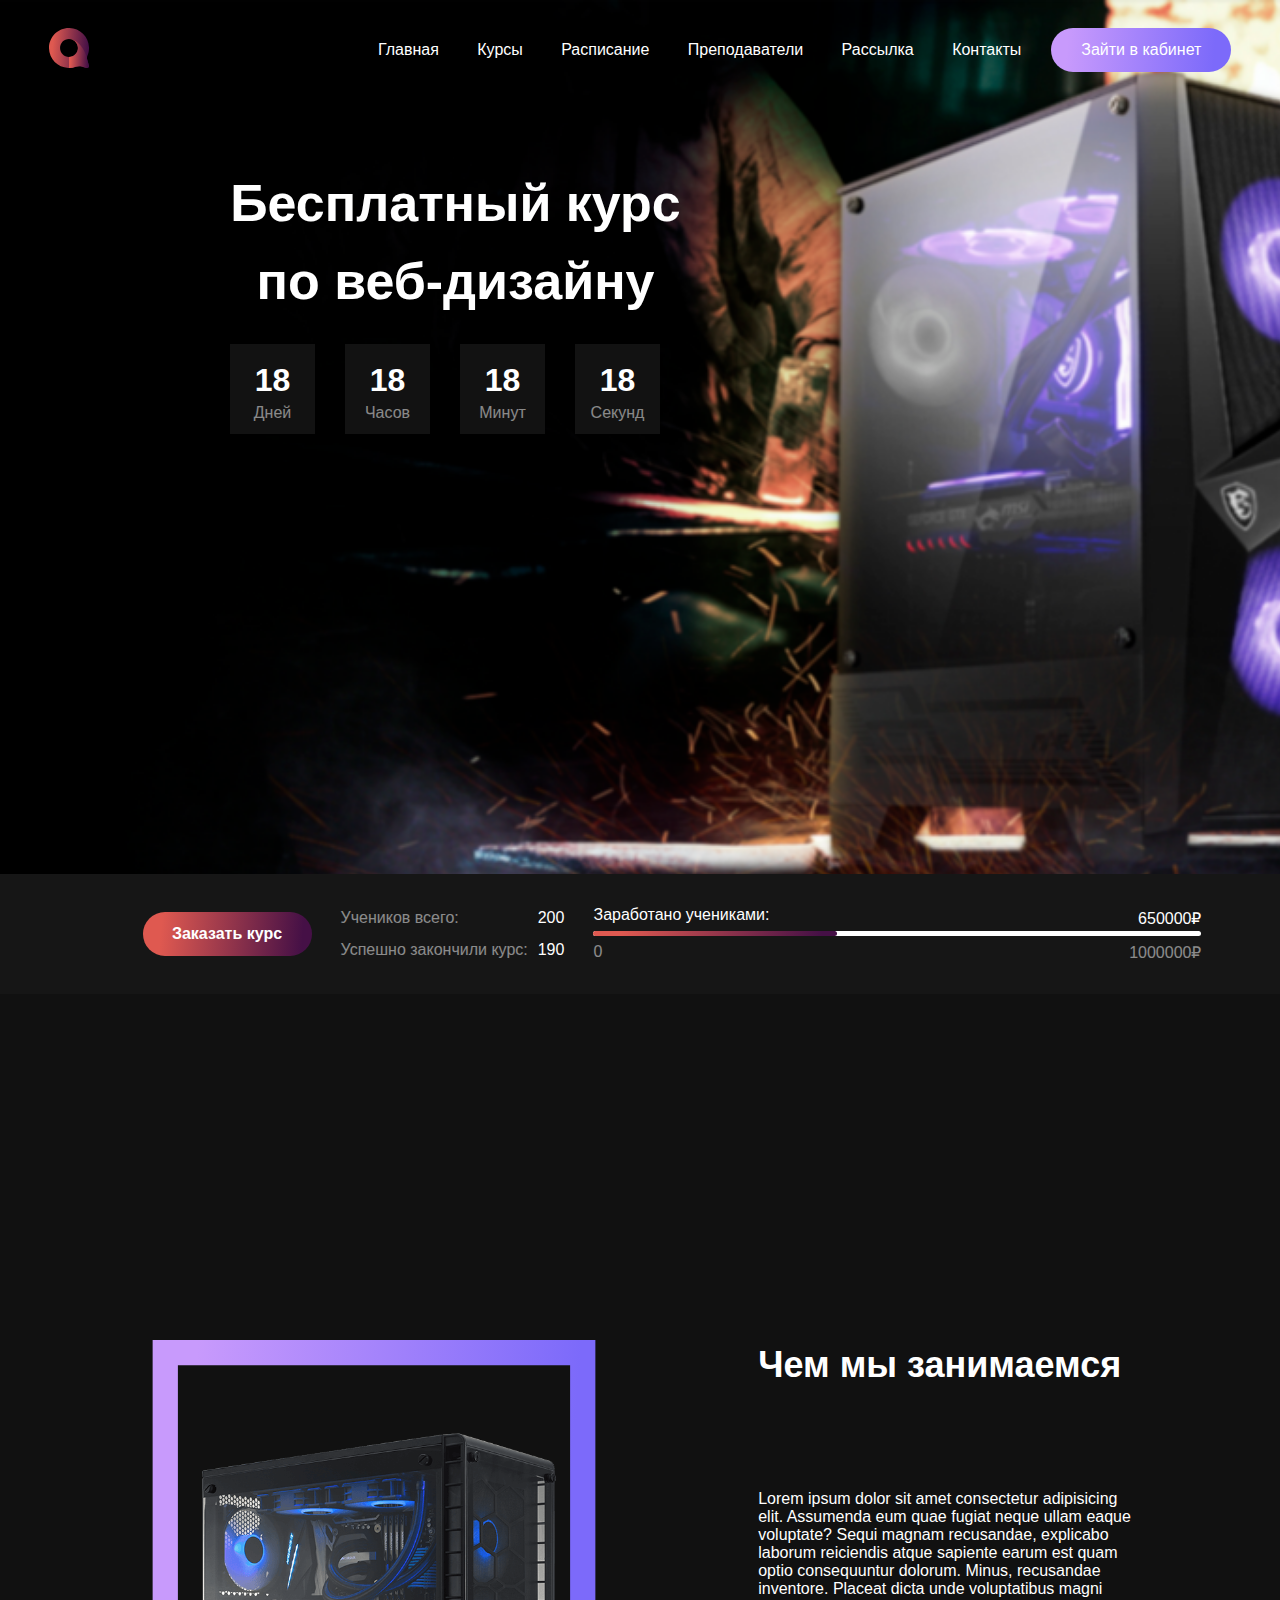
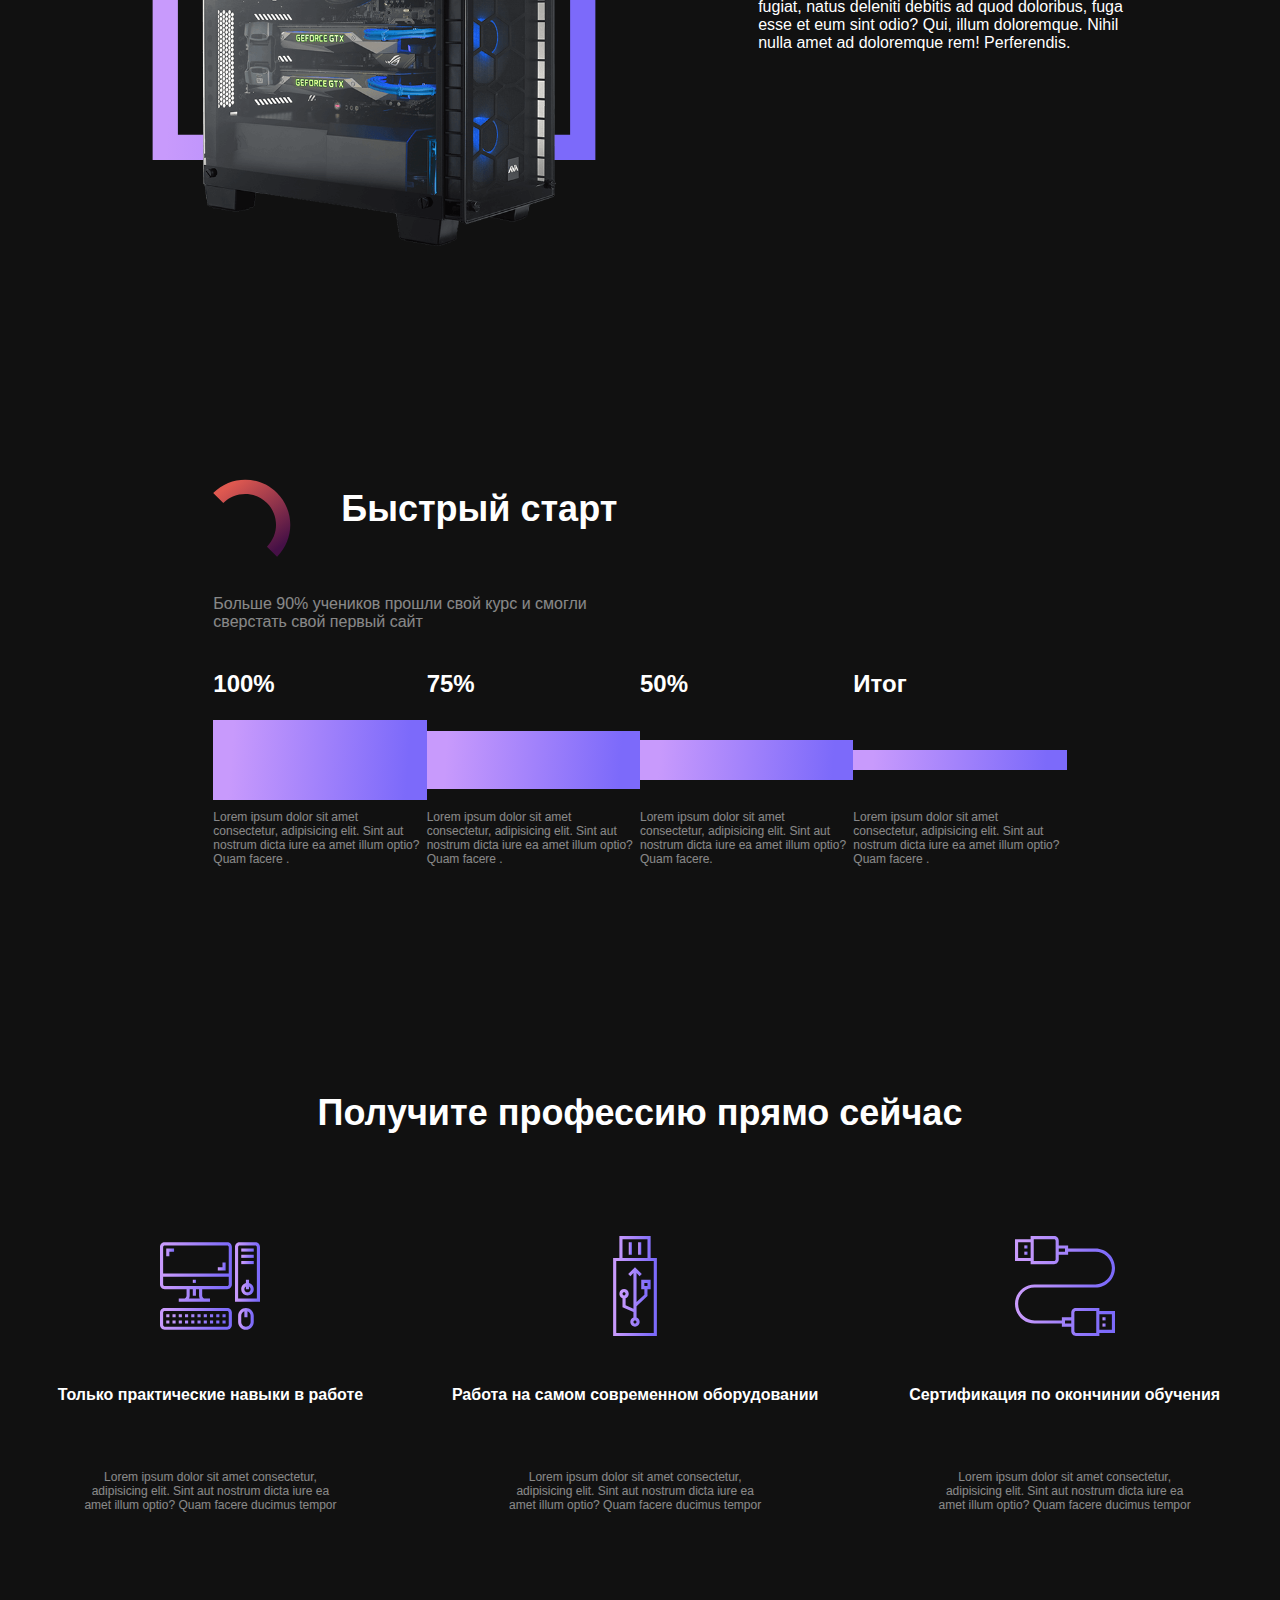
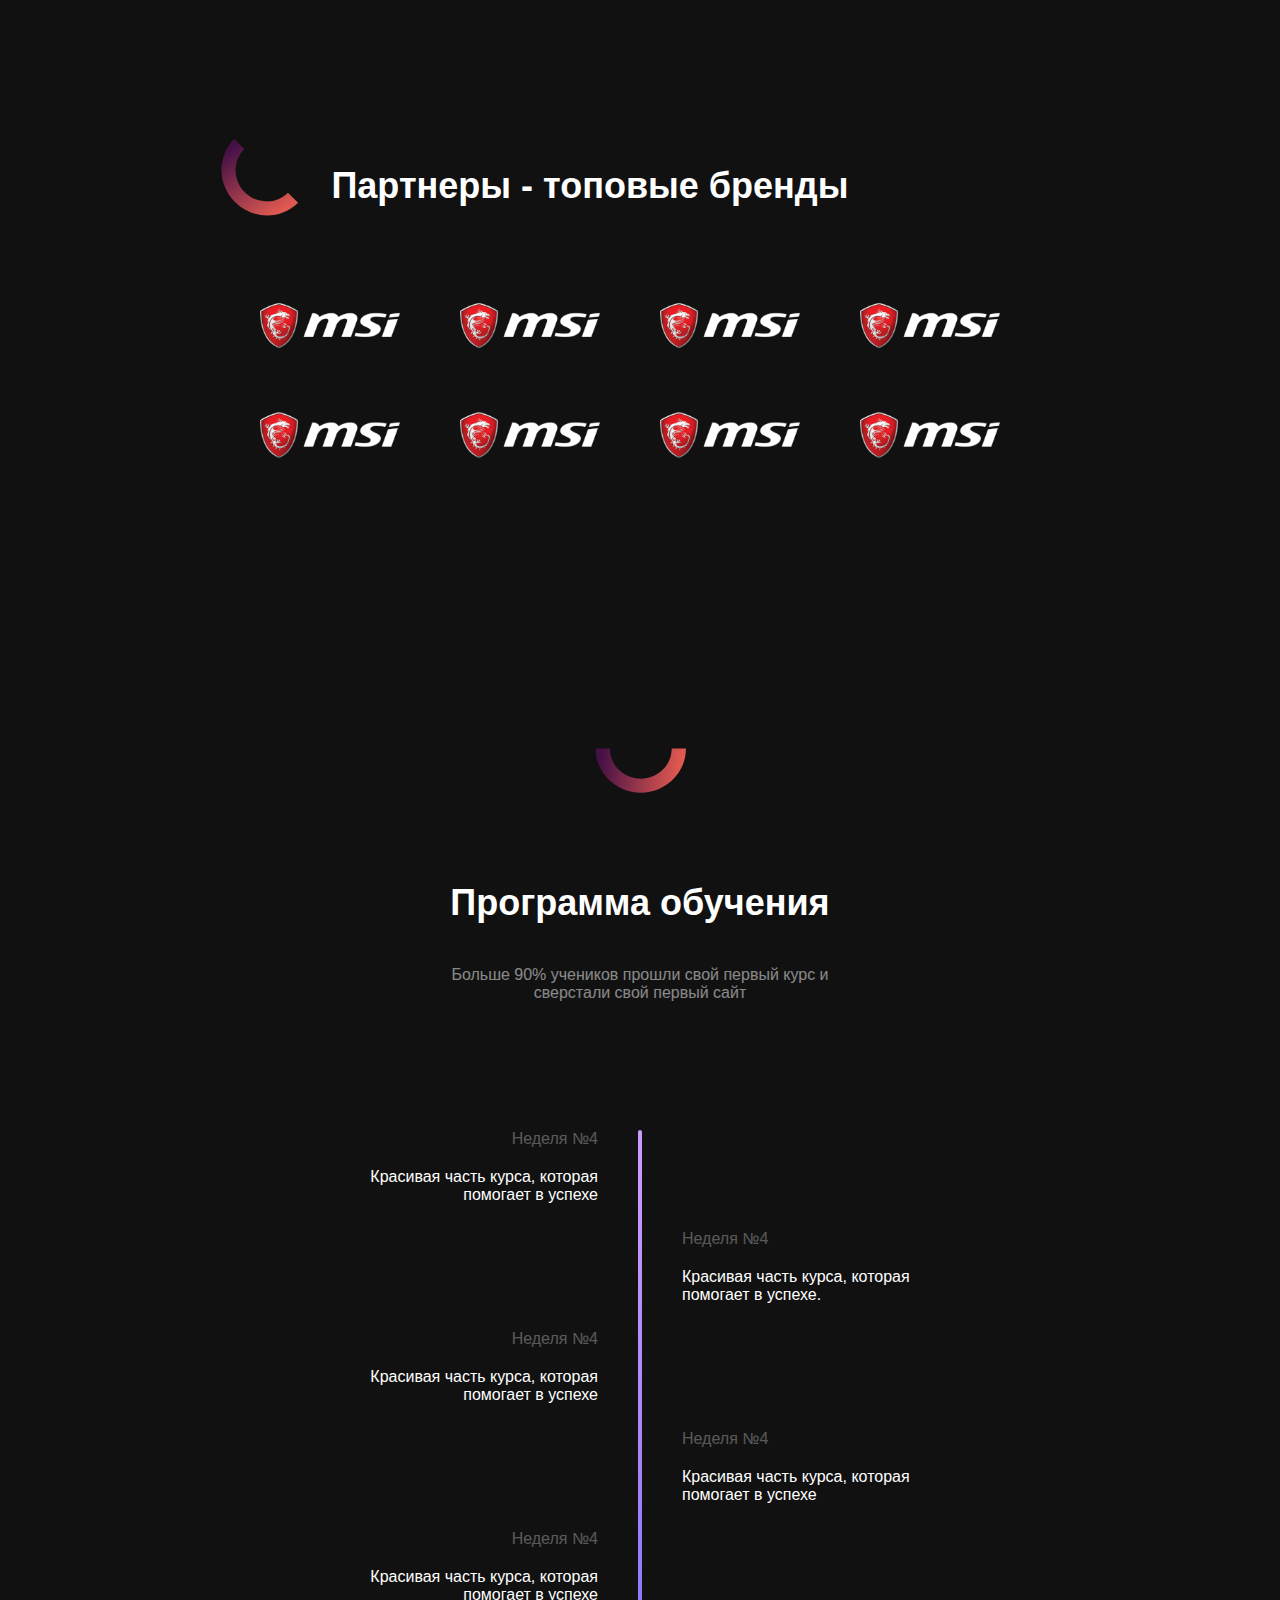
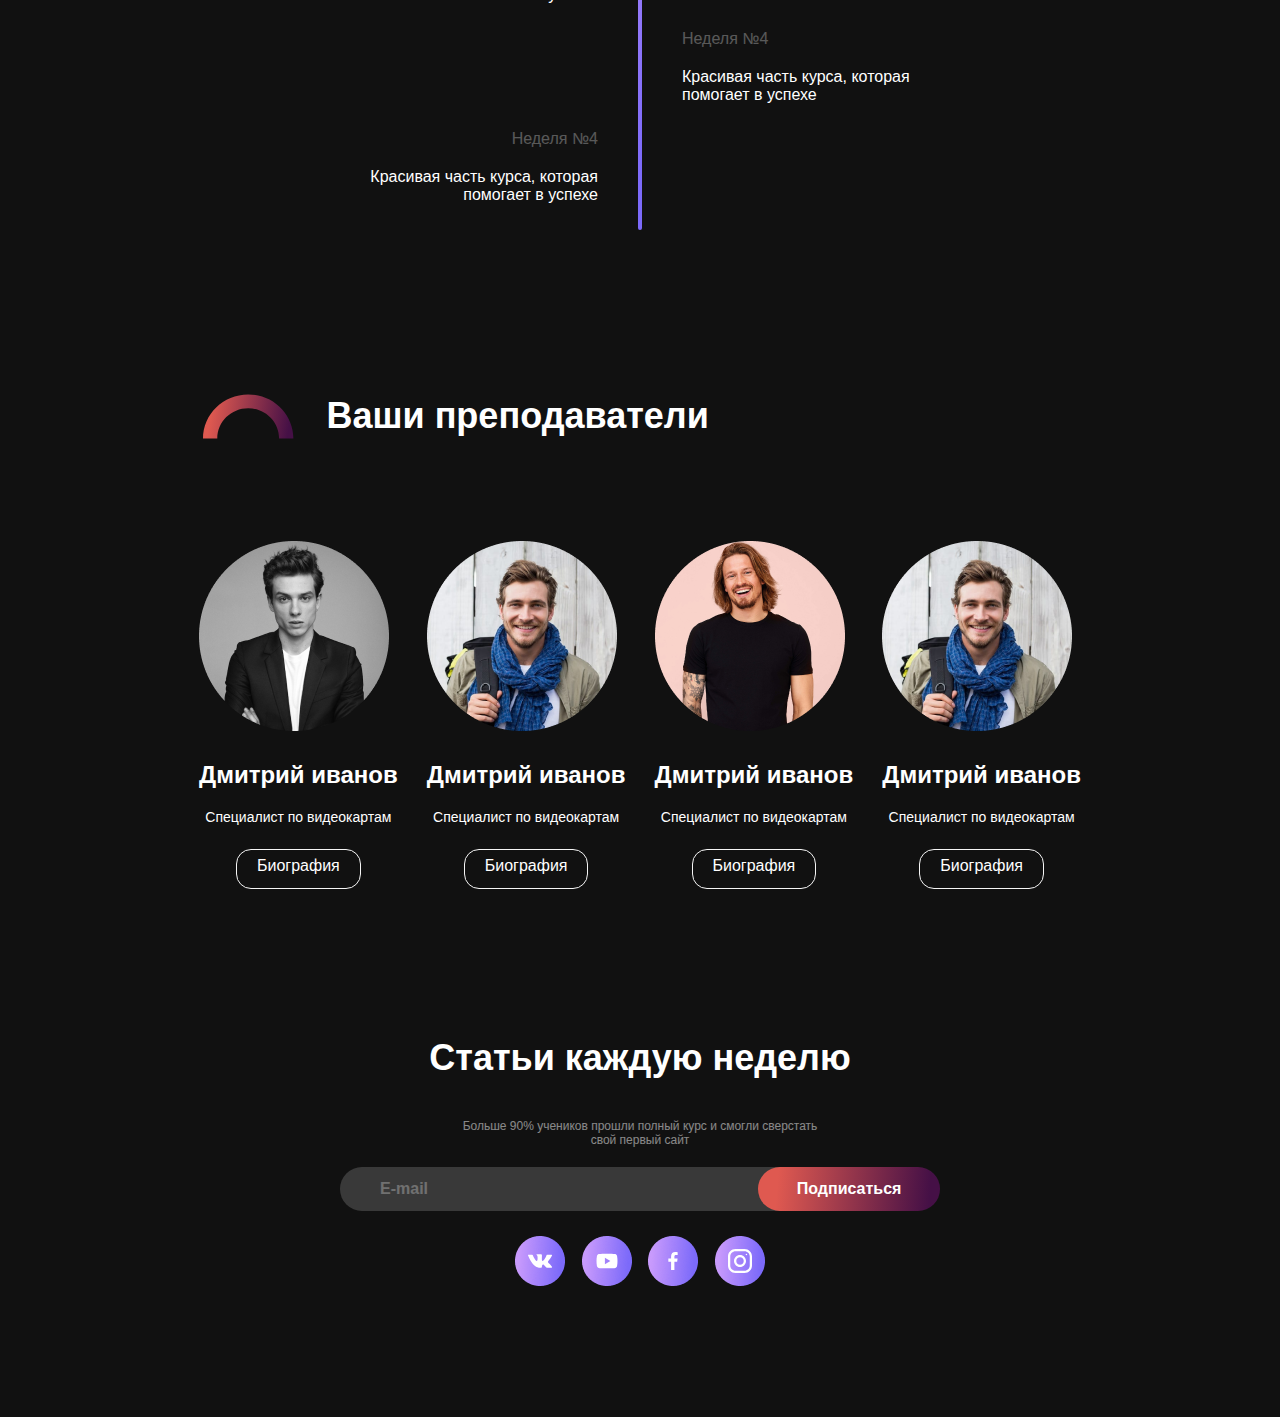
<file: index.html>
<!DOCTYPE html>
<html lang="en">
<head>
    <meta charset="UTF-8">
    <meta http-equiv="X-UA-Compatible" content="IE=edge">
    <meta name="viewport" content="width=device-width, initial-scale=1.0">
    <title>Курсовой проект</title>
    <link rel="stylesheet" href="css/main.css">
</head>
<body>
    <header>
    <div class="navbar">
        <div class="navbar_logo">
            <svg width="40" height="40" viewBox="0 0 40 40" fill="none" xmlns="http://www.w3.org/2000/svg">
                <g clip-path="url(#clip0_1_180)">
                <path d="M39.9023 37.3864L38.2047 31.3961C37.87 30.2157 37.9309 28.9531 38.4116 27.8244C39.525 25.2111 40.097 22.3149 39.9875 19.2726C39.6102 8.70975 30.9275 0.19135 20.3617 0.00272783C9.02913 -0.198063 -0.198124 9.0292 0.00266679 20.3617C0.191289 30.9276 8.70969 39.6103 19.2695 39.9875C21.9284 40.0818 24.4748 39.6559 26.8204 38.8041C28.6884 38.1256 30.7176 38.01 32.6282 38.5546L37.3802 39.9054C38.9166 40.3435 40.3373 38.9227 39.9023 37.3864ZM11.0644 19.9997C11.0644 15.0651 15.065 11.0645 19.9996 11.0645C24.9342 11.0645 28.9348 15.0651 28.9348 19.9997C28.9348 24.9343 24.9342 28.9349 19.9996 28.9349C15.065 28.9349 11.0644 24.9343 11.0644 19.9997Z" fill="url(#paint0_linear_1_180)"/>
                <path d="M37.8916 29.0203C37.8916 29.0203 37.8217 28.7982 37.6848 28.4027C36.62 25.3848 31.442 12.3181 21.2047 11.1499C25.5704 11.7371 28.9351 15.476 28.9351 19.9999C28.9351 24.9345 24.9345 28.9351 19.9999 28.9351V39.9969C22.3942 39.9969 24.6911 39.5801 26.8208 38.8073C28.6887 38.1289 30.7179 38.0133 32.6285 38.5579L37.3805 39.9086C38.9169 40.3437 40.3376 38.926 39.9026 37.3866L38.205 31.3963C38.0042 30.6936 37.9494 29.9573 38.0377 29.2424L37.8916 29.0203Z" fill="url(#paint1_linear_1_180)"/>
                </g>
                <defs>
                <linearGradient id="paint0_linear_1_180" x1="4.85168" y1="-0.000474682" x2="40.3752" y2="2.96995" gradientUnits="userSpaceOnUse">
                <stop stop-color="#DF5950"/>
                <stop offset="1" stop-color="#451046"/>
                </linearGradient>
                <linearGradient id="paint1_linear_1_180" x1="22.4238" y1="11.1499" x2="40.2335" y2="12.1815" gradientUnits="userSpaceOnUse">
                <stop stop-color="#DF5950"/>
                <stop offset="1" stop-color="#451046"/>
                </linearGradient>
                <clipPath id="clip0_1_180">
                <rect width="40" height="40" fill="white"/>
                </clipPath>
                </defs>
            </svg>
        </div>
        <div class="check_box">
            <div class="check-box_line"></div>
            <div class="check-box_line"></div>
            <div class="check-box_line"></div>
        </div>
        <div class="navbar_menu">
            <div class="menu_item"><a href="#">Главная</a></div>
            <div class="menu_item"><a href="#">Курсы</a></div>
            <div class="menu_item"><a href="#">Расписание</a></div>
            <div class="menu_item"><a href="#">Преподаватели</a></div>
            <div class="menu_item"><a href="#">Рассылка</a></div>
            <div class="menu_item"><a href="#">Контакты</a></div>   
        </div>
        <div class="navbar_buttons">
            <button class="header_button"  href="form.html"><a href="form.html" >Зайти в кабинет</a></button>
        </div>
    </div>
    <div class="header_title">
        <div class="header_text">
            <h1>Бесплатный курс по веб-дизайну</h1>
        </div>
        <div class="header_timer">
            <div class="time">
                <div class="timer_count">18</div>
                <div class="time_name">Дней</div>
            </div>
            <div class="time">
                <div class="timer_count">18</div>
                <div class="time_name">Часов</div>
            </div>
            <div class="time">
                <div class="timer_count">18</div>
                <div class="time_name">Минут</div>
            </div>
            <div class="time">
                <div class="timer_count">18</div>
                <div class="time_name">Секунд</div>
            </div>
        </div>
    </div>
    
    </header>
    <section class="main_screen_section">
        <div class="screen_section">
            <div class="main_screen_button">
                <a href="form.html">Заказать курс</a>
            </div>
            <div class="student_info">
                <div class="about">
                    <div class="students">Учеников всего:</div>
                    <div class="students">Успешно закончили курс:</div>
                </div>
                <div class="number">
                    <div class="first">200</div>
                    <div class="second">190</div>
                </div>
            </div>
            <div class="student_block">
                <div class="student_info">
                    <div class="__about">
                        <div class="students">Заработано учениками:</div>
                    </div>
                    <div class="blockNumber">
                        <div class="first">650000&#8381</div>
                    </div>
                </div> 
                <div class="underBlock">
                    <div class="block"></div>
                </div>
                <div class="underBlock__info">
                    <div class="zero">
                        <p>0</p>
                    </div>
                    <div class="milion">
                        <p>1000000&#8381</p>
                    </div>
                </div>
            </div>
        </div>
    </section>
    <!-- next page -->
    <section class="second_section">
        <div class="aboutCompany">
            <div class="square"><svg width="450" height="420" viewBox="0 0 526 499" fill="none" xmlns="http://www.w3.org/2000/svg">
                <rect x="15" y="15" width="496" height="469" stroke="url(#paint0_linear_1_188)" stroke-width="30"/>
                <defs>
                <linearGradient id="paint0_linear_1_188" x1="53.7624" y1="-5.42065e-05" x2="507.192" y2="35.6262" gradientUnits="userSpaceOnUse">
                <stop stop-color="#C89AFC"/>
                <stop offset="1" stop-color="#7C6AFA"/>
                </linearGradient>
                </defs>
                </svg>
            </div>
            <div class="computer">
                <img src="photo/computer.png" alt="please, wait">
            </div>
            <div class="second_section_inner">
                <div class="second_section_inner_header">
                    <h1>Чем мы занимаемся</h1>
                </div>
                <div class="second_section_inner_paragraph">
                    <p>
                        Lorem ipsum dolor sit amet consectetur adipisicing elit. Assumenda eum quae fugiat neque ullam eaque voluptate? Sequi magnam recusandae, explicabo laborum reiciendis atque sapiente earum est quam optio consequuntur dolorum.
                        Minus, recusandae inventore. Placeat dicta unde voluptatibus magni fugiat, natus deleniti debitis ad quod doloribus, fuga esse et eum sint odio? Qui, illum doloremque. Nihil nulla amet ad doloremque rem!
                        Perferendis.
                    </p>
                </div>
            </div>
        </div>
    </section>
        <!-- after images -->
    <section class="fastStart">
            <div class="fastStart_header">
                <svg width="96" height="96" viewBox="0 0 96 96" fill="none" xmlns="http://www.w3.org/2000/svg">
                <path fill-rule="evenodd" clip-rule="evenodd" d="M53.9903 42.0097C41.9256 29.945 22.3649 29.945 10.3002 42.0097L0.217908 31.9273C17.8509 14.2944 46.4396 14.2944 64.0726 31.9273C81.7056 49.5603 81.7056 78.149 64.0726 95.782L53.9903 85.6997C66.055 73.635 66.055 54.0743 53.9903 42.0097Z" fill="url(#paint0_linear_1_11)"/>
                <defs>
                <linearGradient id="paint0_linear_1_11" x1="39.8909" y1="7.74569" x2="86.1507" y2="72.5852" gradientUnits="userSpaceOnUse">
                <stop stop-color="#DF5950"/>
                <stop offset="1" stop-color="#451046"/>
                </linearGradient>
                </defs>
                </svg>
                <h1>Быстрый старт</h1>
            </div>
            <div class="fastStart_title">
                <p>Больше 90% учеников прошли свой курс и смогли сверстать свой первый сайт</p>
            </div>
                <div class="fastStart_constructor">
                    <div class="block1_constructor">
                        <h1>100%</h1>
                        <div class="block1_rect"></div>
                        <p>Lorem ipsum dolor sit amet consectetur, adipisicing elit. Sint aut nostrum dicta iure ea amet illum optio? Quam facere .</p>
                    </div>
                    <div class="block2_constructor">
                        <h1>75%</h1>
                        <div class="block2_rect"></div>
                        <p>Lorem ipsum dolor sit amet consectetur, adipisicing elit. Sint aut nostrum dicta iure ea amet illum optio? Quam facere .</p>
                    </div>
                    <div class="block3_constructor">
                        <h1>50%</h1>
                        <div class="block3_rect"></div>
                        <p>Lorem ipsum dolor sit amet consectetur, adipisicing elit. Sint aut nostrum dicta iure ea amet illum optio? Quam facere.</p>
                    </div>
                    <div class="block4_constructor">
                        <h1>Итог</h1>
                        <div class="block4_rect"></div>
                        <p>Lorem ipsum dolor sit amet consectetur, adipisicing elit. Sint aut nostrum dicta iure ea amet illum optio? Quam facere .</p>
                    </div>
                </div>

    </section>
         <!-- after fast start -->
    <section class="getProfession">
            <div class="getProfession_header">
                <h1>Получите профессию прямо сейчас</h1>
            </div>
            <div class="getProfession_constructor">
                <div class="block1">
                    <div class="svgPicture"><svg width="100" height="100" viewBox="0 0 100 100" fill="none" xmlns="http://www.w3.org/2000/svg">
                        <path d="M9.375 20.3125H6.25V12.5H14.0625V15.625H9.375V20.3125Z" fill="url(#paint0_linear_1_198)"/>
                        <path d="M65.625 81.25H62.5V78.125H65.625V81.25ZM59.375 81.25H56.25V78.125H59.375V81.25ZM53.125 81.25H50V78.125H53.125V81.25ZM46.875 81.25H43.75V78.125H46.875V81.25ZM40.625 81.25H37.5V78.125H40.625V81.25ZM34.375 81.25H31.25V78.125H34.375V81.25ZM28.125 81.25H25V78.125H28.125V81.25ZM21.875 81.25H18.75V78.125H21.875V81.25ZM15.625 81.25H12.5V78.125H15.625V81.25ZM9.375 81.25H6.25V78.125H9.375V81.25Z" fill="url(#paint1_linear_1_198)"/>
                        <path d="M65.625 87.5H62.5V84.375H65.625V87.5ZM59.375 87.5H56.25V84.375H59.375V87.5ZM53.125 87.5H50V84.375H53.125V87.5ZM46.875 87.5H43.75V84.375H46.875V87.5ZM40.625 87.5H37.5V84.375H40.625V87.5ZM34.375 87.5H31.25V84.375H34.375V87.5ZM28.125 87.5H25V84.375H28.125V87.5ZM21.875 87.5H18.75V84.375H21.875V87.5ZM15.625 87.5H12.5V84.375H15.625V87.5ZM9.375 87.5H6.25V84.375H9.375V87.5Z" fill="url(#paint2_linear_1_198)"/>
                        <path d="M81.25 12.5H93.75V15.625H81.25V12.5Z" fill="url(#paint3_linear_1_198)"/>
                        <path d="M81.25 18.75H93.75V21.875H81.25V18.75Z" fill="url(#paint4_linear_1_198)"/>
                        <path d="M81.25 25H93.75V28.125H81.25V25Z" fill="url(#paint5_linear_1_198)"/>
                        <path d="M65.625 34.375H57.8125V31.25H62.5V26.5625H65.625V34.375Z" fill="url(#paint6_linear_1_198)"/>
                        <path d="M95.3125 6.25H79.6875C77.0988 6.25 75 8.34885 75 10.9375V65.625H100V10.9375C100 8.34885 97.9012 6.25 95.3125 6.25ZM96.875 62.5H78.125V10.9375C78.125 10.0746 78.8246 9.375 79.6875 9.375H95.3125C96.1754 9.375 96.875 10.0746 96.875 10.9375V62.5Z" fill="url(#paint7_linear_1_198)"/>
                        <path d="M67.1875 71.875H4.6875C2.09885 71.875 0 73.9738 0 76.5625V89.0625C0 91.6512 2.09885 93.75 4.6875 93.75H67.1875C69.7762 93.75 71.875 91.6512 71.875 89.0625V76.5625C71.875 73.9738 69.7762 71.875 67.1875 71.875ZM68.75 89.0625C68.75 89.9254 68.0504 90.625 67.1875 90.625H4.6875C3.82462 90.625 3.125 89.9254 3.125 89.0625V76.5625C3.125 75.6996 3.82462 75 4.6875 75H67.1875C68.0504 75 68.75 75.6996 68.75 76.5625V89.0625Z" fill="url(#paint8_linear_1_198)"/>
                        <path d="M85.9375 71.875C81.6246 71.8803 78.1303 75.3746 78.125 79.6875V85.9375C78.125 90.2519 81.6231 93.75 85.9375 93.75C90.2519 93.75 93.75 90.2519 93.75 85.9375V79.6875C93.7447 75.3746 90.2504 71.8803 85.9375 71.875ZM90.625 85.9375C90.625 88.5262 88.5262 90.625 85.9375 90.625C83.3488 90.625 81.25 88.5262 81.25 85.9375V79.6875C81.2584 77.7084 82.5088 75.9476 84.375 75.2876V81.25H87.5V75.2876C89.3662 75.9476 90.6166 77.7084 90.625 79.6875V85.9375Z" fill="url(#paint9_linear_1_198)"/>
                        <path d="M67.1875 6.25H4.6875C2.09885 6.25 0 8.34885 0 10.9375V48.4375C0 51.0262 2.09885 53.125 4.6875 53.125H26.5625V59.6359C26.561 61.2167 25.2792 62.4985 23.6984 62.5H18.75V65.625H50V62.5H45.0516C43.4708 62.4985 42.189 61.2167 42.1875 59.6359V53.125H67.1875C69.7762 53.125 71.875 51.0262 71.875 48.4375V10.9375C71.875 8.34885 69.7762 6.25 67.1875 6.25ZM28.9566 62.5C29.4373 61.6219 29.689 60.6369 29.6875 59.6359V53.125H32.8125V59.7656H35.9375V53.125H39.0625V59.6359C39.061 60.6369 39.3127 61.6219 39.7934 62.5H28.9566ZM68.75 48.4375C68.75 49.3004 68.0504 50 67.1875 50H4.6875C3.82462 50 3.125 49.3004 3.125 48.4375V40.625H68.75V48.4375ZM68.75 37.5H3.125V10.9375C3.125 10.0746 3.82462 9.375 4.6875 9.375H67.1875C68.0504 9.375 68.75 10.0746 68.75 10.9375V37.5Z" fill="url(#paint10_linear_1_198)"/>
                        <path d="M89.0622 47.097V43.75H85.9372V47.097C82.8901 47.8836 80.9026 50.8141 81.2993 53.936C81.6961 57.058 84.3526 59.3987 87.4997 59.3987C90.6469 59.3987 93.3034 57.058 93.7001 53.936C94.0969 50.8141 92.1094 47.8836 89.0622 47.097V47.097ZM87.4997 56.25C86.0875 56.2538 84.8493 55.307 84.4831 53.9429C84.1169 52.5787 84.7135 51.1391 85.9372 50.4341V53.125H89.0622V50.4341C90.286 51.1391 90.8826 52.5787 90.5164 53.9429C90.1502 55.307 88.9119 56.2538 87.4997 56.25Z" fill="url(#paint11_linear_1_198)"/>
                        <path d="M32.8125 43.75H35.9375V46.875H32.8125V43.75Z" fill="url(#paint12_linear_1_198)"/>
                        <defs>
                        <linearGradient id="paint0_linear_1_198" x1="7.04852" y1="12.5" x2="13.7873" y2="13.0023" gradientUnits="userSpaceOnUse">
                        <stop stop-color="#C89AFC"/>
                        <stop offset="1" stop-color="#7C6AFA"/>
                        </linearGradient>
                        <linearGradient id="paint1_linear_1_198" x1="12.3187" y1="78.125" x2="29.4528" y2="102.391" gradientUnits="userSpaceOnUse">
                        <stop stop-color="#C89AFC"/>
                        <stop offset="1" stop-color="#7C6AFA"/>
                        </linearGradient>
                        <linearGradient id="paint2_linear_1_198" x1="12.3187" y1="84.375" x2="29.4528" y2="108.641" gradientUnits="userSpaceOnUse">
                        <stop stop-color="#C89AFC"/>
                        <stop offset="1" stop-color="#7C6AFA"/>
                        </linearGradient>
                        <linearGradient id="paint3_linear_1_198" x1="82.5276" y1="12.5" x2="92.4845" y2="15.4686" gradientUnits="userSpaceOnUse">
                        <stop stop-color="#C89AFC"/>
                        <stop offset="1" stop-color="#7C6AFA"/>
                        </linearGradient>
                        <linearGradient id="paint4_linear_1_198" x1="82.5276" y1="18.75" x2="92.4845" y2="21.7186" gradientUnits="userSpaceOnUse">
                        <stop stop-color="#C89AFC"/>
                        <stop offset="1" stop-color="#7C6AFA"/>
                        </linearGradient>
                        <linearGradient id="paint5_linear_1_198" x1="82.5276" y1="25" x2="92.4845" y2="27.9686" gradientUnits="userSpaceOnUse">
                        <stop stop-color="#C89AFC"/>
                        <stop offset="1" stop-color="#7C6AFA"/>
                        </linearGradient>
                        <linearGradient id="paint6_linear_1_198" x1="58.611" y1="26.5625" x2="65.3498" y2="27.0648" gradientUnits="userSpaceOnUse">
                        <stop stop-color="#C89AFC"/>
                        <stop offset="1" stop-color="#7C6AFA"/>
                        </linearGradient>
                        <linearGradient id="paint7_linear_1_198" x1="77.5552" y1="6.24999" x2="99.2178" y2="6.92986" gradientUnits="userSpaceOnUse">
                        <stop stop-color="#C89AFC"/>
                        <stop offset="1" stop-color="#7C6AFA"/>
                        </linearGradient>
                        <linearGradient id="paint8_linear_1_198" x1="7.34634" y1="71.875" x2="66.1598" y2="86.279" gradientUnits="userSpaceOnUse">
                        <stop stop-color="#C89AFC"/>
                        <stop offset="1" stop-color="#7C6AFA"/>
                        </linearGradient>
                        <linearGradient id="paint9_linear_1_198" x1="79.722" y1="71.875" x2="93.2361" y2="72.5945" gradientUnits="userSpaceOnUse">
                        <stop stop-color="#C89AFC"/>
                        <stop offset="1" stop-color="#7C6AFA"/>
                        </linearGradient>
                        <linearGradient id="paint10_linear_1_198" x1="7.34634" y1="6.24999" x2="69.1841" y2="11.8296" gradientUnits="userSpaceOnUse">
                        <stop stop-color="#C89AFC"/>
                        <stop offset="1" stop-color="#7C6AFA"/>
                        </linearGradient>
                        <linearGradient id="paint11_linear_1_198" x1="82.5268" y1="43.75" x2="93.3316" y2="44.3934" gradientUnits="userSpaceOnUse">
                        <stop stop-color="#C89AFC"/>
                        <stop offset="1" stop-color="#7C6AFA"/>
                        </linearGradient>
                        <linearGradient id="paint12_linear_1_198" x1="33.1319" y1="43.75" x2="35.8274" y2="43.9509" gradientUnits="userSpaceOnUse">
                        <stop stop-color="#C89AFC"/>
                        <stop offset="1" stop-color="#7C6AFA"/>
                        </linearGradient>
                        </defs>
                        </svg>
                    </div>
                    <h2>Только практические навыки в работе</h2>
                    <p>Lorem ipsum dolor sit amet consectetur, adipisicing elit. Sint aut nostrum dicta iure ea amet illum optio? Quam facere ducimus tempor</p>
                </div>
                <div class="block2">
                    <div class="svgPicture"><svg width="100" height="100" viewBox="0 0 100 100" fill="none" xmlns="http://www.w3.org/2000/svg">
                        <path d="M43.75 6.25H46.875V18.75H43.75V6.25Z" fill="url(#paint0_linear_1_212)"/>
                        <path d="M53.125 6.25H56.25V18.75H53.125V6.25Z" fill="url(#paint1_linear_1_212)"/>
                        <path d="M65.625 21.875V0H34.375V21.875H28.125V100H71.875V21.875H65.625ZM37.5 3.125H62.5V21.875H37.5V3.125ZM68.75 96.875H31.25V25H68.75V96.875Z" fill="url(#paint2_linear_1_212)"/>
                        <path d="M37.4999 62.2124V71.3425L48.4374 76.03V81.5376C46.2852 82.2983 44.9935 84.4994 45.3795 86.7493C45.7656 88.9999 47.7172 90.6441 49.9999 90.6441C52.2826 90.6441 54.2342 88.9999 54.6203 86.7493C55.0063 84.4994 53.7147 82.2983 51.5624 81.5376V70.2126L62.4999 60.0563V53.125H65.6249V43.75H56.2499V53.125H59.3749V58.6922L51.5624 65.9485V37.1094L54.6203 40.1672L56.8297 37.9578L49.9999 31.1279L43.1701 37.9578L45.3795 40.1672L48.4374 37.1094V72.6311L40.6249 69.2825V62.2124C42.7772 61.4517 44.0688 59.2506 43.6828 57.0007C43.2967 54.7501 41.3451 53.1059 39.0624 53.1059C36.7797 53.1059 34.8281 54.7501 34.4421 57.0007C34.056 59.2506 35.3477 61.4517 37.4999 62.2124V62.2124ZM59.3749 46.875H62.4999V50H59.3749V46.875ZM49.9999 84.375C50.8628 84.375 51.5624 85.0746 51.5624 85.9375C51.5624 86.8004 50.8628 87.5 49.9999 87.5C49.137 87.5 48.4374 86.8004 48.4374 85.9375C48.4374 85.0746 49.137 84.375 49.9999 84.375ZM39.0624 56.25C39.9253 56.25 40.6249 56.9496 40.6249 57.8125C40.6249 58.6754 39.9253 59.375 39.0624 59.375C38.1995 59.375 37.4999 58.6754 37.4999 57.8125C37.4999 56.9496 38.1995 56.25 39.0624 56.25Z" fill="url(#paint3_linear_1_212)"/>
                        <defs>
                        <linearGradient id="paint0_linear_1_212" x1="44.0694" y1="6.25" x2="46.779" y2="6.30049" gradientUnits="userSpaceOnUse">
                        <stop stop-color="#C89AFC"/>
                        <stop offset="1" stop-color="#7C6AFA"/>
                        </linearGradient>
                        <linearGradient id="paint1_linear_1_212" x1="53.4444" y1="6.25" x2="56.154" y2="6.30049" gradientUnits="userSpaceOnUse">
                        <stop stop-color="#C89AFC"/>
                        <stop offset="1" stop-color="#7C6AFA"/>
                        </linearGradient>
                        <linearGradient id="paint2_linear_1_212" x1="32.5967" y1="-1.0863e-05" x2="70.5032" y2="1.23613" gradientUnits="userSpaceOnUse">
                        <stop stop-color="#C89AFC"/>
                        <stop offset="1" stop-color="#7C6AFA"/>
                        </linearGradient>
                        <linearGradient id="paint3_linear_1_212" x1="37.5683" y1="31.1279" x2="64.6323" y2="32.1872" gradientUnits="userSpaceOnUse">
                        <stop stop-color="#C89AFC"/>
                        <stop offset="1" stop-color="#7C6AFA"/>
                        </linearGradient>
                        </defs>
                        </svg>
                    </div>
                    <h2>Работа на самом современном оборудовании</h2>
                    <p>Lorem ipsum dolor sit amet consectetur, adipisicing elit. Sint aut nostrum dicta iure ea amet illum optio? Quam facere ducimus tempor</p>
                </div>
                <div class="block3">
                    <div class="svgPicture"><svg width="100" height="100" viewBox="0 0 100 100" fill="none" xmlns="http://www.w3.org/2000/svg">
                        <g clip-path="url(#clip0_1_217)">
                        <path d="M9.375 9.375H12.5V12.5H9.375V9.375Z" fill="url(#paint0_linear_1_217)"/>
                        <path d="M9.375 15.625H12.5V18.75H9.375V15.625Z" fill="url(#paint1_linear_1_217)"/>
                        <path d="M87.5 81.25H90.625V84.375H87.5V81.25Z" fill="url(#paint2_linear_1_217)"/>
                        <path d="M87.5 87.5H90.625V90.625H87.5V87.5Z" fill="url(#paint3_linear_1_217)"/>
                        <path d="M84.375 71.875H60.9375C58.3488 71.875 56.25 73.9738 56.25 76.5625V81.25H46.875V84.375H19.5312C10.4706 84.375 3.125 77.0294 3.125 67.9688C3.125 58.9081 10.4706 51.5625 19.5312 51.5625H80.4688C91.2552 51.5625 100 42.8177 100 32.0312C100 21.2448 91.2552 12.5 80.4688 12.5H53.125V9.375H43.75V4.6875C43.75 2.09885 41.6512 0 39.0625 0H15.625V3.125H0V25H15.625V28.125H39.0625C41.6512 28.125 43.75 26.0262 43.75 23.4375V18.75H53.125V15.625H80.4688C89.5294 15.625 96.875 22.9706 96.875 32.0312C96.875 41.0919 89.5294 48.4375 80.4688 48.4375H19.5312C8.74481 48.4375 0 57.1823 0 67.9688C0 78.7552 8.74481 87.5 19.5312 87.5H46.875V90.625H56.25V95.3125C56.25 97.9012 58.3488 100 60.9375 100H84.375V96.875H100V75H84.375V71.875ZM15.625 21.875H3.125V6.25H15.625V21.875ZM40.625 9.375V23.4375C40.625 24.3004 39.9254 25 39.0625 25H18.75V3.125H39.0625C39.9254 3.125 40.625 3.82462 40.625 4.6875V9.375ZM50 15.625H43.75V12.5H50V15.625ZM56.25 87.5H50V84.375H56.25V87.5ZM81.25 96.875H60.9375C60.0746 96.875 59.375 96.1754 59.375 95.3125V76.5625C59.375 75.6996 60.0746 75 60.9375 75H81.25V96.875ZM96.875 78.125V93.75H84.375V78.125H96.875Z" fill="url(#paint4_linear_1_217)"/>
                        </g>
                        <defs>
                        <linearGradient id="paint0_linear_1_217" x1="9.69441" y1="9.375" x2="12.3899" y2="9.57592" gradientUnits="userSpaceOnUse">
                        <stop stop-color="#C89AFC"/>
                        <stop offset="1" stop-color="#7C6AFA"/>
                        </linearGradient>
                        <linearGradient id="paint1_linear_1_217" x1="9.69441" y1="15.625" x2="12.3899" y2="15.8259" gradientUnits="userSpaceOnUse">
                        <stop stop-color="#C89AFC"/>
                        <stop offset="1" stop-color="#7C6AFA"/>
                        </linearGradient>
                        <linearGradient id="paint2_linear_1_217" x1="87.8194" y1="81.25" x2="90.5149" y2="81.4509" gradientUnits="userSpaceOnUse">
                        <stop stop-color="#C89AFC"/>
                        <stop offset="1" stop-color="#7C6AFA"/>
                        </linearGradient>
                        <linearGradient id="paint3_linear_1_217" x1="87.8194" y1="87.5" x2="90.5149" y2="87.7009" gradientUnits="userSpaceOnUse">
                        <stop stop-color="#C89AFC"/>
                        <stop offset="1" stop-color="#7C6AFA"/>
                        </linearGradient>
                        <linearGradient id="paint4_linear_1_217" x1="10.221" y1="-1.0863e-05" x2="96.4773" y2="6.42932" gradientUnits="userSpaceOnUse">
                        <stop stop-color="#C89AFC"/>
                        <stop offset="1" stop-color="#7C6AFA"/>
                        </linearGradient>
                        <clipPath id="clip0_1_217">
                        <rect width="100" height="100" fill="white"/>
                        </clipPath>
                        </defs>
                        </svg> 
                    </div>
                    <h2>Сертификация по окончинии обучения</h2>
                    <p>Lorem ipsum dolor sit amet consectetur, adipisicing elit. Sint aut nostrum dicta iure ea amet illum optio? Quam facere ducimus tempor</p>
                </div>
            </div>
    </section>
         <!-- after getProfession -->
    <section class="partners">
            <div class="partners_header">
                <svg width="96" height="96" viewBox="0 0 96 96" fill="none" xmlns="http://www.w3.org/2000/svg">
                    <path fill-rule="evenodd" clip-rule="evenodd" d="M41.7856 54.2144C53.8503 66.2791 73.1937 66.4964 84.9903 54.6998L95.0726 64.7822C77.8314 82.0233 49.5604 81.7056 31.9274 64.0727C14.2944 46.4397 13.9767 18.1686 31.2179 0.92749L41.3002 11.0098C29.5036 22.8064 29.721 42.1497 41.7856 54.2144Z" fill="url(#paint0_linear_1_29)"/>
                    <defs>
                    <linearGradient id="paint0_linear_1_29" x1="56.1091" y1="88.2543" x2="10.1179" y2="23.2849" gradientUnits="userSpaceOnUse">
                    <stop stop-color="#DF5950"/>
                    <stop offset="1" stop-color="#451046"/>
                    </linearGradient>
                    </defs>
                    </svg>
                <h1>Партнеры - топовые бренды</h1>
            </div>
            <div class="partners_constructor">
                <div class="partner a"><img src="photo/logo.png" alt=""></div>
                <div class="partner b"><img src="photo/logo.png" alt=""></div>
                <div class="partner c"><img src="photo/logo.png" alt=""></div>
                <div class="partner d"><img src="photo/logo.png" alt=""></div>
                <div class="partner e"><img src="photo/logo.png" alt=""></div>
                <div class="partner f"><img src="photo/logo.png" alt=""></div>
                <div class="partner g"><img src="photo/logo.png" alt=""></div>
                <div class="partner h"><img src="photo/logo.png" alt=""></div>
         </div>
    </section>
         <!-- after partners -->
        <section class="studingProgram">
            <svg width="91" height="45" viewBox="0 0 91 45" fill="none" xmlns="http://www.w3.org/2000/svg">
                <path fill-rule="evenodd" clip-rule="evenodd" d="M45.8026 30.7087C62.8646 30.7086 76.6961 17.1845 76.6961 0.50163L90.9547 0.501624C90.9547 24.8843 70.7394 44.6503 45.8026 44.6503C20.8658 44.6504 0.650496 24.8843 0.650503 0.501662L14.9091 0.501656C14.9091 17.1845 28.7406 30.7087 45.8026 30.7087Z" fill="url(#paint0_linear_1_49)"/>
                <defs>
                <linearGradient id="paint0_linear_1_49" x1="80.0006" y1="44.6503" x2="1.53969" y2="31.2307" gradientUnits="userSpaceOnUse">
                <stop stop-color="#DF5950"/>
                <stop offset="1" stop-color="#451046"/>
                </linearGradient>
                </defs>
            </svg>
            <div class="studingProgram_title">
                <h1>Программа обучения</h1>
                <p>Больше 90% учеников прошли свой первый курс и сверстали свой первый сайт</p>
            </div>
            <div class="studingProgram_constructor">
                <div class="card" style="grid-area: a; text-align: right;">
                    <div class="card_inner">
                        <h4>Неделя №4</h4>
                        <p>Красивая часть курса, которая помогает в успехе</p>
                    </div>
                </div>
                <div class="card" style="grid-area: f; text-align: left;">
                    <div class="card_inner">
                        <h4>Неделя №4</h4>
                        <p>Красивая часть курса, которая помогает в успехе. </p>
                    </div>
                </div>
                <div class="card" style="grid-area: g; text-align: right;">
                    <div class="card_inner">
                        <h4>Неделя №4</h4>
                        <p>Красивая часть курса, которая помогает в успехе</p>
                    </div>
                </div>
                <div class="card" style="grid-area: l; text-align: left;">
                    <div class="card_inner">
                        <h4>Неделя №4</h4>
                        <p>Красивая часть курса, которая помогает в успехе</p>
                    </div>
                </div>
                <div class="card" style="grid-area: m; text-align: right;">
                    <div class="card_inner">
                        <h4>Неделя №4</h4>
                        <p>Красивая часть курса, которая помогает в успехе</p>
                    </div>
                </div>
                <div class="card" style="grid-area: s; text-align: left;">
                    <div class="card_inner">
                        <h4>Неделя №4</h4>
                        <p>Красивая часть курса, которая помогает в успехе</p>
                    </div>
                </div>
                <div class="card" style="grid-area: t; text-align: right;">
                    <div class="card_inner">
                        <h4>Неделя №4</h4>
                        <p>Красивая часть курса, которая помогает в успехе</p>
                    </div>
                </div>
                <div class="middleBlock" style="grid-area: b;"></div>
            </div>
        </section>
        <!-- after studingProgram -->
        <section class="teachers">
            <div class="teachers_header">
                <svg width="91" height="45" viewBox="0 0 91 45" fill="none" xmlns="http://www.w3.org/2000/svg">
                    <path fill-rule="evenodd" clip-rule="evenodd" d="M45.1974 14.3401C28.1212 14.3401 14.2783 27.8755 14.2783 44.5721L0.00792484 44.5722C0.00796392 20.1693 20.24 0.386927 45.1974 0.386883C70.1548 0.386839 90.3868 20.1692 90.3867 44.572L76.1164 44.572C76.1164 27.8754 62.2735 14.3401 45.1974 14.3401Z" fill="url(#paint0_linear_1_91)"/>
                    <defs>
                    <linearGradient id="paint0_linear_1_91" x1="10.9711" y1="0.386959" x2="89.4968" y2="13.8178" gradientUnits="userSpaceOnUse">
                    <stop stop-color="#DF5950"/>
                    <stop offset="1" stop-color="#451046"/>
                    </linearGradient>
                    </defs>
                    </svg>
                <h1>Ваши преподаватели</h1>
            </div>
            <div class="teachers_inner" id="teachers_inner">
                <div class="single-item">
                    <img src="photo/Dmitry.png" alt="">
                    <h2>Дмитрий иванов</h2>
                    <p>Специалист по видеокартам</p>
                    <a href="error.html">Биография</a>
                </div>
                <div class="single-item">
                    <img src="photo/Dmitry2.png" alt="">
                    <h2>Дмитрий иванов</h2>
                    <p>Специалист по видеокартам</p>
                    <a href="error.html">Биография</a>
                </div>
                <div class="single-item">
                    <img src="photo/Dmitry3.png" alt="">
                    <h2>Дмитрий иванов</h2>
                    <p>Специалист по видеокартам</p>
                    <a href="error.html">Биография</a>
                </div>
                <div class="single-item">
                    <img src="photo/Dmitry2.png" alt="">
                    <h2>Дмитрий иванов</h2>
                    <p>Специалист по видеокартам</p>
                    <a href="error.html">Биография</a>
                </div>
            </div>
        </section>
        <!-- footer -->
         <footer>
            <div class="footer_title">
                <h1>Статьи каждую неделю</h1>
                <p>Больше 90% учеников прошли полный курс и смогли сверстать свой первый сайт</p>
            </div>
            <div class="footer_text-group">
                <input type="search" class="text-group_input" name="search" id="search" placeholder="E-mail">
                <button class="text-group_button" type="button">Подписаться</button>
            </div>
            <div class="footer_links">
                <div class="footer_links-item" href="#">
                    <img src="photo/vk.png" alt="">
                    <svg width="24" height="14" viewBox="0 0 24 14" fill="none" xmlns="http://www.w3.org/2000/svg">
                        <path fill-rule="evenodd" clip-rule="evenodd" d="M21.3624 9.75765C21.3624 9.75765 23.3028 11.6741 23.7828 12.5609C23.7922 12.5736 23.7994 12.5878 23.8044 12.6029C24 12.9305 24.048 13.1873 23.952 13.3769C23.79 13.6901 23.2416 13.8473 23.0556 13.8605H19.626C19.3872 13.8605 18.8904 13.7981 18.2856 13.3805C17.8236 13.0577 17.364 12.5261 16.9188 12.0065C16.254 11.2349 15.6792 10.5653 15.0972 10.5653C15.0237 10.5651 14.9507 10.5773 14.8812 10.6013C14.4408 10.7405 13.8816 11.3681 13.8816 13.0397C13.8816 13.5629 13.4688 13.8605 13.1796 13.8605H11.6088C11.0736 13.8605 8.28722 13.6733 5.81642 11.0681C2.78882 7.87845 0.0696165 1.48005 0.0432165 1.42365C-0.125984 1.00965 0.229217 0.784049 0.613217 0.784049H4.07642C4.54082 0.784049 4.69202 1.06485 4.79762 1.31685C4.92002 1.60605 5.37362 2.76285 6.11762 4.06245C7.32242 6.17685 8.06282 7.03725 8.65442 7.03725C8.76556 7.03758 8.87483 7.0086 8.97122 6.95325C9.74402 6.52845 9.60002 3.76845 9.56402 3.19965C9.56402 3.08925 9.56282 1.96725 9.16682 1.42485C8.88362 1.03605 8.40122 0.884848 8.10962 0.829648C8.18762 0.716848 8.35322 0.544048 8.56562 0.442048C9.09482 0.178048 10.0512 0.139648 11.0004 0.139648H11.5272C12.5568 0.154048 12.8232 0.220048 13.1976 0.314848C13.9512 0.494848 13.9656 0.983249 13.8996 2.64645C13.8804 3.12165 13.86 3.65685 13.86 4.28685C13.86 4.42125 13.854 4.57125 13.854 4.72365C13.8312 5.57685 13.8012 6.53805 14.4036 6.93285C14.4817 6.98152 14.572 7.0073 14.664 7.00725C14.8728 7.00725 15.498 7.00725 17.1936 4.09725C17.9376 2.81205 18.5136 1.29645 18.5532 1.18245C18.5868 1.11885 18.6876 0.940048 18.81 0.868048C18.8971 0.821723 18.9946 0.798581 19.0932 0.800849H23.1672C23.6112 0.800849 23.9124 0.868049 23.9712 1.03605C24.0696 1.30845 23.952 2.14005 22.092 4.65525C21.7788 5.07405 21.504 5.43645 21.2628 5.75325C19.5768 7.96605 19.5768 8.07765 21.3624 9.75765Z" fill="white"/>
                        </svg>
                        
                </div>
                <div class="footer_links-item" href="#">
                    <img src="photo/vk.png" alt="">
                    <svg width="24" height="24" viewBox="0 0 24 24" fill="none" xmlns="http://www.w3.org/2000/svg">
                        <path d="M22.0575 6.94515C21.938 6.50118 21.704 6.09638 21.3789 5.77127C21.0538 5.44616 20.649 5.21215 20.205 5.09265C18.57 4.65015 12 4.65015 12 4.65015C12 4.65015 5.42999 4.65015 3.79499 5.09265C3.35102 5.21215 2.94623 5.44616 2.62112 5.77127C2.29601 6.09638 2.06199 6.50118 1.94249 6.94515C1.6372 8.6126 1.48905 10.305 1.49999 12.0001C1.48905 13.6953 1.6372 15.3877 1.94249 17.0551C2.06199 17.4991 2.29601 17.9039 2.62112 18.229C2.94623 18.5541 3.35102 18.7881 3.79499 18.9076C5.42999 19.3501 12 19.3501 12 19.3501C12 19.3501 18.57 19.3501 20.205 18.9076C20.649 18.7881 21.0538 18.5541 21.3789 18.229C21.704 17.9039 21.938 17.4991 22.0575 17.0551C22.3628 15.3877 22.5109 13.6953 22.5 12.0001C22.5109 10.305 22.3628 8.6126 22.0575 6.94515ZM9.89999 15.1501V8.85015L15.3525 12.0001L9.89999 15.1501Z" fill="white"/>
                        </svg>
                        
                </div>
                <div class="footer_links-item" href="#">
                    <img src="photo/vk.png" alt="">
                    <svg width="24" height="24" viewBox="0 0 24 24" fill="none" xmlns="http://www.w3.org/2000/svg">
                        <path d="M13.397 20.9969V12.8009H16.162L16.573 9.59193H13.397V7.54792C13.397 6.62192 13.655 5.98793 14.984 5.98793H16.668V3.12693C15.8486 3.03912 15.0251 2.99672 14.201 2.99993C11.757 2.99993 10.079 4.49193 10.079 7.23093V9.58593H7.332V12.7949H10.085V20.9969H13.397Z" fill="white"/>
                        </svg>
                        
                </div>
                <div class="footer_links-item" href="#">
                    <img src="photo/vk.png" alt="">
                    <svg width="24" height="24" viewBox="0 0 24 24" fill="none" xmlns="http://www.w3.org/2000/svg">
                        <g clip-path="url(#clip0_1_130)">
                        <path d="M16.5 0H7.5C3.3585 0 0 3.3585 0 7.5V16.5C0 20.6415 3.3585 24 7.5 24H16.5C20.6415 24 24 20.6415 24 16.5V7.5C24 3.3585 20.6415 0 16.5 0ZM21.75 16.5C21.75 19.395 19.395 21.75 16.5 21.75H7.5C4.605 21.75 2.25 19.395 2.25 16.5V7.5C2.25 4.605 4.605 2.25 7.5 2.25H16.5C19.395 2.25 21.75 4.605 21.75 7.5V16.5Z" fill="white"/>
                        <path d="M12 6C8.6865 6 6 8.6865 6 12C6 15.3135 8.6865 18 12 18C15.3135 18 18 15.3135 18 12C18 8.6865 15.3135 6 12 6ZM12 15.75C9.933 15.75 8.25 14.067 8.25 12C8.25 9.9315 9.933 8.25 12 8.25C14.067 8.25 15.75 9.9315 15.75 12C15.75 14.067 14.067 15.75 12 15.75Z" fill="white"/>
                        <path d="M18.4479 6.34997C18.8895 6.34997 19.2474 5.99203 19.2474 5.55048C19.2474 5.10892 18.8895 4.75098 18.4479 4.75098C18.0064 4.75098 17.6484 5.10892 17.6484 5.55048C17.6484 5.99203 18.0064 6.34997 18.4479 6.34997Z" fill="white"/>
                        </g>
                        <defs>
                        <clipPath id="clip0_1_130">
                        <rect width="24" height="24" fill="white"/>
                        </clipPath>
                        </defs>
                        </svg>
                </div>
            </div>
        </footer>
    </section>

    
</body>
</html>
</file>
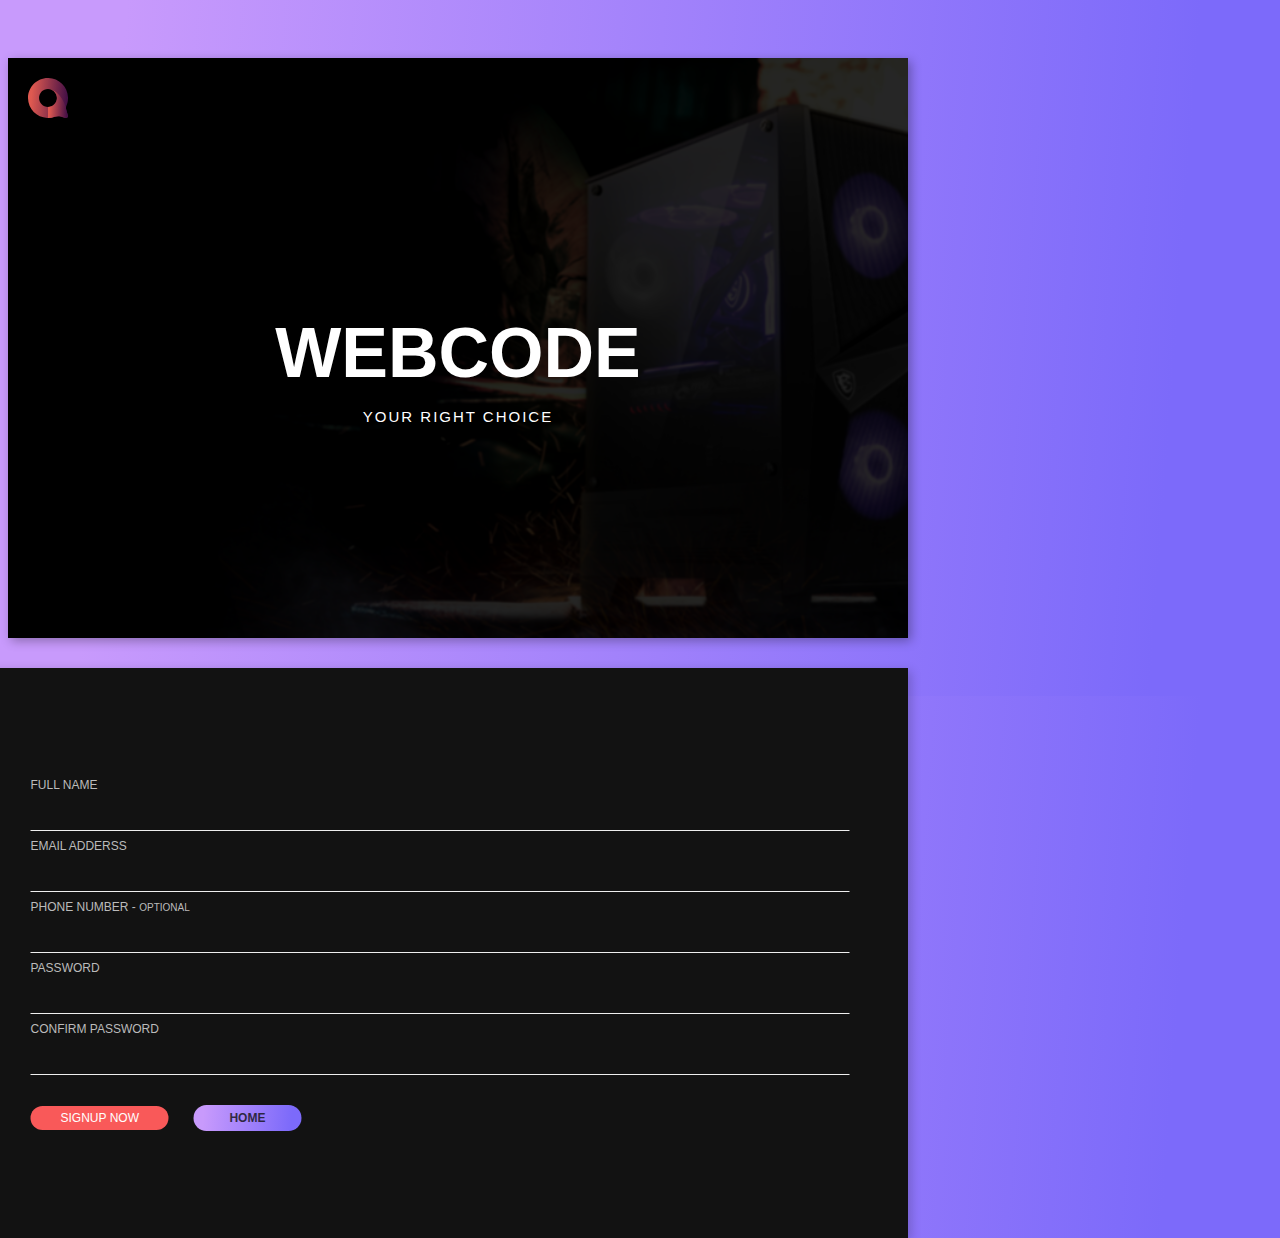
<file: form.html>
<!DOCTYPE html>
<html lang="en">
<head>
    <meta charset="UTF-8">
    <meta http-equiv="X-UA-Compatible" content="IE=edge">
    <meta name="viewport" content="width=device-width, initial-scale=1.0">
    <title>Document</title>
    <link rel="stylesheet" href="css/form.css">
    <!-- CSS only -->
<link href="https://cdn.jsdelivr.net/npm/bootstrap@5.2.3/dist/css/bootstrap.min.css" rel="stylesheet" integrity="sha384-rbsA2VBKQhggwzxH7pPCaAqO46MgnOM80zW1RWuH61DGLwZJEdK2Kadq2F9CUG65" crossorigin="anonymous">
</head>
<body>
    
<div class="container">
    <section id="formHolder">
 
       <div class="row">
 
          <div class="col-sm-6 brand">
            <svg class="logo" width="40" height="40" viewBox="0 0 40 40" fill="none" xmlns="http://www.w3.org/2000/svg">
                <g clip-path="url(#clip0_1_180)">
                <path d="M39.9023 37.3864L38.2047 31.3961C37.87 30.2157 37.9309 28.9531 38.4116 27.8244C39.525 25.2111 40.097 22.3149 39.9875 19.2726C39.6102 8.70975 30.9275 0.19135 20.3617 0.00272783C9.02913 -0.198063 -0.198124 9.0292 0.00266679 20.3617C0.191289 30.9276 8.70969 39.6103 19.2695 39.9875C21.9284 40.0818 24.4748 39.6559 26.8204 38.8041C28.6884 38.1256 30.7176 38.01 32.6282 38.5546L37.3802 39.9054C38.9166 40.3435 40.3373 38.9227 39.9023 37.3864ZM11.0644 19.9997C11.0644 15.0651 15.065 11.0645 19.9996 11.0645C24.9342 11.0645 28.9348 15.0651 28.9348 19.9997C28.9348 24.9343 24.9342 28.9349 19.9996 28.9349C15.065 28.9349 11.0644 24.9343 11.0644 19.9997Z" fill="url(#paint0_linear_1_180)"/>
                <path d="M37.8916 29.0203C37.8916 29.0203 37.8217 28.7982 37.6848 28.4027C36.62 25.3848 31.442 12.3181 21.2047 11.1499C25.5704 11.7371 28.9351 15.476 28.9351 19.9999C28.9351 24.9345 24.9345 28.9351 19.9999 28.9351V39.9969C22.3942 39.9969 24.6911 39.5801 26.8208 38.8073C28.6887 38.1289 30.7179 38.0133 32.6285 38.5579L37.3805 39.9086C38.9169 40.3437 40.3376 38.926 39.9026 37.3866L38.205 31.3963C38.0042 30.6936 37.9494 29.9573 38.0377 29.2424L37.8916 29.0203Z" fill="url(#paint1_linear_1_180)"/>
                </g>
                <defs>
                <linearGradient id="paint0_linear_1_180" x1="4.85168" y1="-0.000474682" x2="40.3752" y2="2.96995" gradientUnits="userSpaceOnUse">
                <stop stop-color="#DF5950"/>
                <stop offset="1" stop-color="#451046"/>
                </linearGradient>
                <linearGradient id="paint1_linear_1_180" x1="22.4238" y1="11.1499" x2="40.2335" y2="12.1815" gradientUnits="userSpaceOnUse">
                <stop stop-color="#DF5950"/>
                <stop offset="1" stop-color="#451046"/>
                </linearGradient>
                <clipPath id="clip0_1_180">
                <rect width="40" height="40" fill="white"/>
                </clipPath>
                </defs>
            </svg>
 
             <div class="heading">
                <h2>WEBCODE</h2>
                <p>Your Right Choice</p>
             </div>
          </div>
 
 
          <!-- Form Box -->
          <div class="col-sm-6 form"> 

 
             <!-- Signup Form -->
             <div class="signup form-peice">
                <form class="signup-form" action="#" method="post">
 
                   <div class="form-group">
                      <label for="name">Full Name</label>
                      <input type="text" name="username" id="name" class="name">
                   </div>
 
                   <div class="form-group">
                      <label for="email">Email Adderss</label>
                      <input type="email" name="emailAdress" id="email" class="email">
                   </div>
 
                   <div class="form-group">
                      <label for="phone">Phone Number - <small>Optional</small></label>
                      <input type="text" name="phone" id="phone">
                   </div>
 
                   <div class="form-group">
                      <label for="password">Password</label>
                      <input type="password" name="password" id="password" class="pass">
                   </div>
 
                   <div class="form-group">
                      <label for="passwordCon">Confirm Password</label>
                      <input type="password" name="passwordCon" id="passwordCon" class="passConfirm">
                   </div>
 
                   <div class="CTA">
                      <input type="submit" value="Signup Now" id="submit">
                      <button type="button" href="index.html"><a href="index.html">Home</a></button>
                   </div>
                </form>
             </div>
          </div>
       </div>
 
    </section>
 
 
 
 </div>
    
    <!-- JavaScript Bundle with Popper -->
<script src="https://cdn.jsdelivr.net/npm/bootstrap@5.2.3/dist/js/bootstrap.bundle.min.js" integrity="sha384-kenU1KFdBIe4zVF0s0G1M5b4hcpxyD9F7jL+jjXkk+Q2h455rYXK/7HAuoJl+0I4" crossorigin="anonymous"></script>
</body>
</html>
</file>
<file: css/main.css>
* {
    margin: 0px;
    padding: 0px;
    box-sizing: border-box;
}
section {
    margin: 5% 0% 5% 0%;
}
@import url('https://fonts.googleapis.com/css2? family= Roboto & display=swap');
body {
    background-color: #111111;
    color: #ffffff;
    font-family: 'Roboto', sans-serif;
}
h1 {
    font-size: 36px;
    font-weight: bold;
}
header {
    position: relative;
    background:#222222 url(../photo/main-screen__bgc.png) no-repeat center center;
    background-repeat:no-repeat;
    background-size:cover;
    background-position:center center;
    width: 100%;
    height: 100vh;
    box-sizing: border-box;
}   
section {
    background-color: #111111;
    height: auto;
}
a {
    font-size: 16px;
    text-decoration: none;
    color: #ffffff;
}
.navbar {
    display: flex;
    flex-direction: row;
    align-items: center;
    justify-content: space-around;
    padding: 40px 0px 40px 0px;
    height: 100px;
}
.navbar_menu {
    display: flex;
    flex-direction: row;
    justify-content: space-around;
    padding-left: 15%;
    padding-right: 15%;
    max-width: 60%;

}
.menu_item {
    margin-right: 10%;
}
.navbar_buttons button {
    padding: 10px 30px;
    border-radius: 50px;
    border: none;
    font-size: 16px;
    line-height: 150%;
    text-align: center;
    background: linear-gradient(94.26deg, #C89AFC 9.51%, #7C6AFA 90.23%);
}
.header_title {
    width: fit-content;
    margin-left: 15%;
    margin-top: 5%;
}
.header_text h1 {
    text-align: center;
    font-size: 52px;
    font-weight: bold;
    width: 527px;
    height: 180px;
    line-height: 150%;
}

.header_timer {
    width: 500px;
    margin-left: 18px;
    display: flex;
    flex-direction: row;
    justify-content: center;
}
.timer_count {
    font-size: 32px;
    font-weight: bold;
    line-height: 150%;
}
.time_name {
    font-size: 16px;
    font-style: normal;
    opacity: 0.5;
}
.menu_item a:hover {
   border-bottom: #DF5950 3px solid;
   transition: .5s;
   padding-bottom: 7px; 
} 
.time {
    width: 85px;
    height: 90px;
    background: #121212;
    display: flex;
    flex-direction: column;
    justify-content: center;
    align-items: center;
    margin: 0px 30px 0px 0px;
}
.main_screen_section {
    width: 100%;
    height: 120px;
    background: #161616;
    position: relative;
    top: -10vh;
    display: flex;
    align-items: center;
}
.screen_section {
    margin-left: 10%;
    width: 85%;
    display: flex;
    align-items: center;
    justify-content: space-around;
    flex-direction: row;
}
.main_screen_button {
    background: linear-gradient(94.78deg, #DF5950 11.19%, #451046 93.72%);
    border-radius: 50px;
    width: 169px;
    height: 44px;
    font-weight: bold;
    position: relative;
    display: flex;
    justify-content: center;    
    align-items: center;
}
.student_info {
    display: flex;
    flex-direction: row;
    justify-content: space-between;
    align-items: center;
}
.about {
    display: flex;
    flex-direction: column;
    justify-content: left;
    opacity: 0.5;
    justify-self: flex-end;
}
.number {
    justify-self: flex-end;
    display: flex;
    flex-direction: column;
    justify-content: right;
    padding-left: 10px;
}
.section_item_line {
    display: flex;
    align-items: center;
    flex-direction: row;
}
.block {
    overflow: visible;  
    max-width: 40%;
    border-radius: 4px;
    background: linear-gradient(94.78deg, #DF5950 11.19%, #451046 93.72%);
    height: 5px;
    z-index: 10;
}
.underBlock {
    z-index: 1;
    border-radius: 4px;
    width: 608px;
    height: 5px;
    background: rgb(255, 255, 255);
}
.blockNumber {
    float: right;
}
.about .students {
    padding: 7px 0px 7px 0px;
}
.number .first, .second {
    padding: 7px 0px 7px 0px;
}
.__about {
    display: flex;
    align-items: center;
    justify-content: left;
    margin-bottom: 7px;
}

.underBlock__info {
    display: flex;
    justify-content: space-between;
    flex-direction: row;
    opacity: 0.5;
    margin-top: 7px;
}
/* start of the second page */
.second_section {
    width: 100%;
    height: fit-content;
    background: #111111;
}
.aboutCompany {
    padding-top: 15%;
    display: grid;
    grid-template-columns: repeat(12, 1fr);
}
.square {
    grid-column: 3 / 5;
    grid-row: 1;
}
.computer {
    grid-column: 3;
    grid-row: 1;
    padding: 15% 0% 0% 0%;
}
.computer img {
    max-width: 460px;
    display: block;
}
.second_section_inner_header {
    font-size: 36px;
    text-align: left;
    font-weight: bold;
    grid-row: 1/3;
    line-height: 140%;
}
.second_section_inner_paragraph {
    grid-row: 3/6;
    text-align: left;
}
.second_section_inner {
    grid-column: 6/11;
    display: grid;
    grid-template-rows: 50px 100px repeat(4, 50px) 170px;
}
/* after images */
.fastStart {
    padding-top: 10%;

}
.fastStart p {
    opacity: 0.5;
}
.fastStart_header {
    display: flex;
    flex-direction: row;
    align-items: center;
    margin-left: calc(100%/6);
    margin-bottom: 3%;
}
.fastStart_header h1 {
    margin-left: 3%;
    font-size: 36px;
    font-weight: bold;
}
.fastStart_title {
    width: 403px;
    margin: 0% 0% 3% calc(100%/6);
}
.fastStart_constructor {
    display: grid;
    grid-template-columns: repeat(6, 1fr);
}
.fastStart_constructor p {
    font-size: 12px;
    padding: 10px 5px 0px 0px
}
.fastStart_constructor h1 {
    font-size: 24px;
}

.block1_constructor, .block2_constructor, .block3_constructor, .block4_constructor {
    display: grid;
    grid-template-rows: 50px 80px 100px;
}
.block1_constructor {
    grid-column: 2;
}
.block2_constructor {
    grid-column: 3;
}
.block3_constructor {
    grid-column: 4;
}
.block4_constructor {
    grid-column: 5;
}
.block1_rect {
    width: 100%;
    height: 100%;
    background: linear-gradient(94.26deg, #C89AFC 9.51%, #7C6AFA 90.23%);
}
.block2_rect {
    align-self: center;
    width: 100%;
    height: 72%;
    background: linear-gradient(94.26deg, #C89AFC 9.51%, #7C6AFA 90.23%);
}
.block3_rect {
    align-self: center;
    width: 100%;
    height: 50%;
    background: linear-gradient(94.26deg, #C89AFC 9.51%, #7C6AFA 90.23%);
}
.block4_rect {
    align-self: center;
    width: 100%;
    height: 25%;
    background: linear-gradient(94.26deg, #C89AFC 9.51%, #7C6AFA 90.23%);
}
/* after fast start */
.getProfession {
    padding-top: 10%;
}
.getProfession_header {
    text-align: center;
    font-size: 24px;
}
.getProfession_constructor {
    padding-top: 8%;
    display: grid;
    grid-template-columns: repeat(auto, 300px);
}
.getProfession_constructor h2{
    font-size: 16px;
    font-weight: bold;
}
.getProfession_constructor .block1, .getProfession_constructor .block2, .getProfession_constructor .block3 {
    display: grid;
    grid-template-rows: 150px 50px 110px;
}

.getProfession_constructor p {
    width: 60%;
    margin: auto;
    opacity: 0.5;
    font-size: 12px;
}
.block1 {
    text-align: center;
    grid-column: 2;
    grid-row: 2;
}
.block2 {
    text-align: center;
    grid-column: 3;
    grid-row: 2;
}
.block3 {
    text-align: center;
    grid-column: 4;
    grid-row: 2;
}
.svgPicture {
    justify-self: center;
}
.partners {
    padding-top: 10%;

}
.partners_header {
    display: flex;
    flex-direction: row;
    align-items: center;
    margin-left: calc(100%/6.3);
    margin-bottom: 3%;
}
.partners_header h1 {
    margin-left: 3%;
    font-size: 36px;
    font-weight: bold;
}
.partners_constructor {
    margin: auto;
    width: 65%;
    display: grid;
    grid-template-columns: repeat(auto-fit, minmax(auto, 200px));
    justify-content: center;
}

.partner img {
    max-width: 90%;
    padding: 10%;
    align-self: center;
}
.studingProgram {
    display: flex;
    flex-direction: column;
    align-items: center;
    justify-content: center;
    position: relative;
    padding-top: 15%;
}
.studingProgram_title h1{
    padding: 15% 0% 7% 0%;
    text-align: center;
}
.studingProgram_title p {
    text-align: center;
    opacity: 0.5;
    width: 70%;
    margin: auto;
}
.studingProgram_constructor {
    padding-top: 10%;
    width: 51%;
    margin: auto;
    display: grid;
    grid-template-columns: 1fr 4px 1fr;
    grid-template-rows: repeat(8, minmax(100px, auto));
    grid-template-areas: 
    "a b c"
    "d b f"
    "g b i"
    "j b l"
    "m b p"
    "q b s"
    "t b v";
}
.studingProgram_constructor .card {
    padding: 0px 40px 0px 40px;
}
.studingProgram_constructor .card h4 {
    padding-bottom: 20px;
    opacity: 0.3;
    font-size: 16px;
    font-weight: 400;
}
/* .studingProgram_constructor .card_inner {
    
} */
.middleBlock {
    width: 4px;
    border-radius: 2px;
    background: linear-gradient(94.26deg, #C89AFC 9.51%, #7C6AFA 90.23%);
}

.teachers_header {
    display: flex;
    flex-direction: row;
    align-items: center;
    margin-left: calc(100%/6.3);
    margin-bottom: 3%;
}
.teachers_header h1 {
    margin-left: 3%;
}
.teachers_inner {
    padding-top: 5%;
    width: 70%;
    gap: 15px;
    margin: auto;
    display: grid;
    grid-template-columns: repeat(auto-fill, minmax(200px, 1fr));
}
.teachers_inner .single-item {
    justify-self: center;
    display: grid;
    grid-template-rows: repeat(4, minmax(40px, auto));
}
.teachers_inner .single-item h2 {
    padding: 15% 0% 10% 0%;
    text-align: center;
}
.teachers_inner .single-item p {
    font-size: 14px;
    text-align: center;
}
.teachers_inner a {
    justify-self: center;
    border: 1px solid whitesmoke;
    border-radius: 15px;
    padding: 7px 20px 7px 20px;
}
.footer_title {
    display: flex;
    flex-direction: column;
    justify-content: center;

}
.footer_title>h1, .footer_title p {
    text-align: center;
    padding: 20px;
}
.footer_title p {
    margin: auto;
    width: 400px;
    opacity: 0.5;
    font-size: 12px;
}
.footer_text-group {
    margin-top: 5%;
    width: 50%;
    margin: auto;
    display: flex;
    justify-content: center;
    align-items: center;

}
.footer_text-group input {
    width: 500px;
    height: 44px;
    background: #767676;
    opacity: 0.4;
    border-radius: 50px 0px 0px 50px;
    position: relative;
    left: 20px;
    outline: none;
    border: none;
    color: #161616;
    font-size: 16px;
    padding: 0px 20px;
} 
.footer_text-group input::placeholder {
    color: #ffffff;
    font-weight: 700;
    padding-left: 20px;
}

.footer_text-group button {
    width: 200px;
    height: 44px;
    z-index: 2;
    border-radius: 50px;
    border: none;
    background: linear-gradient(94.78deg, #DF5950 11.19%, #451046 93.72%);
    font-weight: 700;
    font-size: 16px;
    line-height: 150%;
    text-align: center;
    color: #FFFFFF;
    position: relative;
    right: 20px;
}
.footer_links {
    width: 30ch;
    display: grid;
    grid-template-columns: repeat(4, 1fr);
    margin: auto;
    padding-top: 50px;
}
.footer_links-item {
    display: flex;
    align-items: center;
    justify-content: center;
}
.footer_links-item img, .footer_links-item svg {
    position: absolute;
}
footer {
    margin-top: 10%;
    width: 100%;
    height: 400px;
    background: #111111;
}

/* burger menu */

.check_box {
    display: none;
}
.check_box .check-box_line {
    width: 100%;
    height: 5px;
    background: linear-gradient(94.26deg, #4f3d63 9.51%, #7C6AFA 90.23%);
    border-radius: 2px;
    margin: 5px 0px 5px 0px;
}
@media screen and (max-width: 1192px) {
    .main_screen_section {
        height: 170px;
    }
    .navbar_buttons {
        order: 1;
    }
    .navbar_menu {
        display: none;
    }
    .screen_section {
        padding: 0;
        margin: 0;
        flex-wrap: wrap;
        width: 100%;
    }
    .check_box {
        display: flex;
        order: 3;
        width: 60px;
        height: 80px;
        display: flex;
        flex-direction: column;
        justify-content: center;
    } 
}
@media screen and (max-width: 923px) {
    .partner:nth-child(2n) {
        grid-column: 3;
        justify-self: end;
    }
}
@media screen and (max-width: 800px) {
    .screen_section {
        grid-template-rows: repeat(5, auto);
    }
    .second_section .aboutCompany .square>svg, 
    .second_section .aboutCompany .computer>img {
        max-width: 370px;
        max-height: 370px;
    }
    .second_section .aboutCompany .square,
    .second_section .aboutCompany .computer {
        margin: auto;
    }
    .second_section_inner {
        grid-column: 2/12;
        grid-row: 3/4;
        grid-template-rows: 50px 50px repeat(3, 50px);
    }
    .second_section_inner ,.second_section_inner_header {
        margin: auto;
    }
    .second_section_inner ,.second_section_inner_paragraph {
        text-align: justify;
    }
    .square, .computer {
        grid-column: 6;
    }
    .fastStart_constructor p {
        z-index: 5;
    }
    .teachers_inner .single-item {
        padding: 10px;
        border-radius: 15px;
        border: 2px solid #4f3d63;
    }
    .teachers_inner p {
        padding: 10px;
        max-width: 180px;
        margin: auto;
    }
    .studingProgram_constructor {
        width: 70%;
    }
    .partners_header h1 {
        width: 80%;
    }

}
@media screen and (max-width: 650px) {
    header {
        background:#222222 url(../photo/bg-960-460.png) no-repeat center center;
        background-size:cover;
        background-position-x: -500px;
    }
    h1 {
        font-size: 28px;
    }
    h2 {
        font-size: 24px;
    }
    .teachers_inner {
        
    }
    .studingProgram_constructor {
        width: 80%;
    }
    .fastStart_header {
        margin-left: 10%;
    }
    .fastStart_header h1 {
        font-size: 28px;
    }
    .fastStart_constructor {
        display: grid;
        grid-template-columns: repeat(10, 1fr);
    }
    .block1_constructor, .block2_constructor, .block3_constructor, .block4_constructor {
        display: grid;
        grid-template-rows: 50px 80px 100px;
    }
    .block1_constructor {
        grid-column: 2/span 2;
    }
    .block2_constructor {
        grid-column: 4/span 2;
    }
    .block3_constructor {
        grid-column: 6/span 2;
    }
    .block4_constructor {
        grid-column: 8/span 2;
    }
    .partners_header h1 {
        font-size: 28px;
    }
    
}
@media screen and (max-width: 621px) {
    .header_title {
        width: 70%;
        height: 40%;
        margin-left: 15%;
        margin-top: 10%;
        display: flex;
        flex-direction: column;
        justify-content: space-between;
    }
    .header_text {
        align-self: center;
    }
    .header_text h1 {
        font-size: 36px;
        width: 350px;
        height: 120px;
        text-shadow: 1px 1px 5px black;
    }
    .time {
        width: 70px;
        height: 73px;
        margin-left: 0;
        margin: 0;
    }
    .header_timer {
        width: 400px;
        margin-left: 0px;
        display: flex;
        flex-direction: row;
        justify-content: space-around;
    }
    .timer_count {
        font-size: 18px;
        font-weight: bold;

    }
    .time_name {
        font-size: 12px;
        font-style: normal;
        opacity: 0.5;
    }
    .student_block .underBlock {
        width: 100vw;
    }
    .__about, .zero {
        margin-left: 10px;
    }
    .blockNumber, .milion {
        margin-right: 10px;
    }
    .fastStart_title {
        margin-left: 10vw;   
    }
    .fastStart_constructor h1 {
        font-size: 18px;
        padding-top: 20px;
    }
    .fastStart_constructor {
        width: 100%;
        height: 140px; 
        overflow-x: auto;
        scroll-snap-type: x mandatory;
    }
    .block1_constructor, .block2_constructor, .block3_constructor, .block4_constructor {
        scroll-snap-align: start;
    }
    
    .studingProgram_constructor {
        width: 90%;
        margin: 0;
    }
    .getProfession_constructor h2 {
        font-size: 14px;
    }
    .getProfession_constructor p {
        font-size: 10px;
    }
}
@media screen and (max-width: 522px) {
    .header_title {
        margin-top: 20%;
        height: 200px;
    }
    .check_box {
        width: 10vw;
    }
    .header_text h1 {
        font-size: 28px;
        width: 90%;
        height: 120px;
    }
    .time {
        width: 21%;
        height: 10vh;

    }
    .header_timer {
        width: 300px;
    }
    .timer_count {
        font-size: 16px;
        font-weight: bold;
    }
    .time_name {
        font-size: 10px;
        font-style: normal;
        opacity: 0.5;
    }
    .main_screen_section, .main_screen_section a {
        font-size: 14px;
    }
    .second_section_inner_paragraph p {
        margin: auto;
        width: 80%;
    }
    .fastStart_title {
        width: 90%;
    }
    .getProfession_constructor {
        padding-left: 0;
    }
    .getProfession_constructor h2 {
        margin: auto;
        width: 60%;
    }
    
    .block1 {
        margin: auto;
        width: 80%;
        grid-column: 2;
        grid-row: 1;
    }
    .block2 {
        margin: auto;
        width: 80%;
        grid-column: 2;
        grid-row: 2;
    }
    .block3 {
        margin: auto;
        width: 80%;
        grid-column: 2;
        grid-row: 3;
    }
    .studingProgram_constructor {
        grid-template-rows: repeat(8, minmax(50px, auto));
    }
    .studingProgram_constructor .card {
        padding: 0px 20px;
    }
}
@media screen and (max-width: 400px) {
    section {
        margin: 15% 0% 15% 0%;
    }
    .header_timer {
        width: 100%;
    }
    .header_text h1 {
        font-size: 24px;
        width: 100%;
        height: 120px;
    }
    .computer>img, .square>svg {
        width: 300px;
    }
    .fastStart_header h1 {
        font-size: 18px;
    }
    .partners_header h1 {
        font-size: 18px;
    }
    h1 {
        font-size: 18px;
    }
    p {
        font-size: 12px;
    }
    a {
        font-size: 14px !important;
    }
    button {
        font-size: 14px !important;
    }
    .students {
        font-size: 12px;
    }
    .getProfession {
        margin-top: 20%;
    }
    .footer_text-group button {
        padding: 0px 10px 0px 10px;
    }
    .footer_title p {
        width: 80%;
    }
}
</file>
<file: css/form.css>
body {
    font-family: "Montserrat", sans-serif;
    background: linear-gradient(94.26deg, #C89AFC 9.51%, #7C6AFA 90.23%);
  }
  
  .container {
    max-width: 900px;
  }
  
  a {
    display: inline-block;
    text-decoration: none;
  }
  
  input {
    outline: none;
  }
  
  h1 {
    text-align: center;
    text-transform: uppercase;
    margin-bottom: 40px;
    font-weight: 700;
  }
  
  section#formHolder {
    padding: 50px 0;
  }
  
  .brand {
    padding: 20px;
    background: #222222 url(../photo/main-screen__bgc.png) no-repeat center center;
    background-size: cover;
    background-position: center center;
    color: #fff;
    min-height: 540px;
    position: relative;
    box-shadow: 3px 3px 10px rgba(0, 0, 0, 0.3);
    z-index: 9999;
  }
  .brand::before {
    content: "";
    display: block;
    width: 100%;
    height: 100%;
    position: absolute;
    top: 0;
    left: 0;
    background: rgba(0, 0, 0, 0.85);
    z-index: -1;
  }
  .brand .heading {
    position: absolute;
    top: 50%;
    left: 50%;
    transform: translate(-50%, -50%);
    text-align: center;
    transition: all 0.6s;
  }
  .brand .heading h2 {
    font-size: 70px;
    font-weight: 700;
    text-transform: uppercase;
    margin-bottom: 0;
  }
  .brand .heading p {
    font-size: 15px;
    font-weight: 300;
    text-transform: uppercase;
    letter-spacing: 2px;  
    font-family: "Raleway", sans-serif;
  }
  
  .form {
    position: relative;
  }
  .form .form-peice {
    background: #121212;
    min-height: 480px;
    margin-top: 30px;
    box-shadow: 3px 3px 10px rgba(0, 0, 0, 0.2);
    color: #bbbbbb;
    padding: 30px 0 60px;
    position: absolute;
    top: 0;
    left: -30%;
    width: 130%;
    overflow: hidden;
  }
  .form form {
    padding: 0 40px;
    margin: 0;
    width: 70%;
    position: absolute;
    top: 50%;
    left: 60%;
    transform: translate(-50%, -50%);
  }
  .form form .form-group {
    margin-bottom: 5px;
    position: relative;
  }

  .form form label {
    font-size: 12px;
    font-weight: 400;
    text-transform: uppercase;
    font-family: "Montserrat", sans-serif;
    transform: translateY(40px);
    transition: all 0.4s;
    cursor: text;
    z-index: -1;
  }
  .form form label:hover, .form form label:focus {
    color: #121212;
  }
  .form form label.active {
    transform: translateY(10px);
    font-size: 10px;
  }

  .form form input:not([type=submit]) {
    background: none;
    outline: none;
    border: none;
    display: block;
    padding: 10px 0;
    width: 100%;
    border-bottom: 1px solid #eee;
    color: #444;
    font-size: 15px;
    font-family: "Montserrat", sans-serif;
    z-index: 1;
  }

  .form form input[type=password] {
    color: #f95959;
  }
  .form form .CTA {
    margin-top: 30px;
  }
  .form form .CTA input {
    font-size: 12px;
    text-transform: uppercase;
    padding: 5px 30px;
    background: #f95959;
    color: #fff;
    border-radius: 30px;
    margin-right: 20px;
    border: none;
    font-family: "Montserrat", sans-serif;
  }
  .form form .CTA button {
    background: linear-gradient(94.26deg, #C89AFC 9.51%, #7C6AFA 90.23%);
    color: #fff;
    border-radius: 30px;
    margin-right: 20px;
    border: none;
    font-family: "Montserrat", sans-serif;
    font-weight: 700;
  }
  .form form .CTA button a {
    color: #121212;
    opacity: 0.8;
    text-decoration: none;
    font-size: 12px;
    text-transform: uppercase;
    padding: 5px 30px;
  }
  
  @media (max-width: 768px) {
    .container {
      overflow: hidden;
    }
    section#formHolder {
      padding: 0;
    }
    section#formHolder div.brand {
      min-height: 200px !important;
    }
    section#formHolder div.brand h2 {
      font-size: 36px;
    }
    section#formHolder div.brand p {
      position: relative;
      top: 15px;
    }
    section#formHolder .form {
      width: 80vw;
      min-height: 500px;
      margin-left: 10vw;
    }
    section#formHolder .form .form-peice {
      margin: 0;
      top: 0;
      left: 0;
      width: 100%;
      transition: all 0.5s ease-in-out;
    }

    section#formHolder .form .form-peice > form {
      width: 100%;
      padding: 60px;
      left: 50%;
    }
  }
  @media (max-width: 480px) {
    section#formHolder .form {
      width: 100vw;
      margin-left: 0;
    }
    form button {
      margin-top: 10px;
    }

  }
</file>
